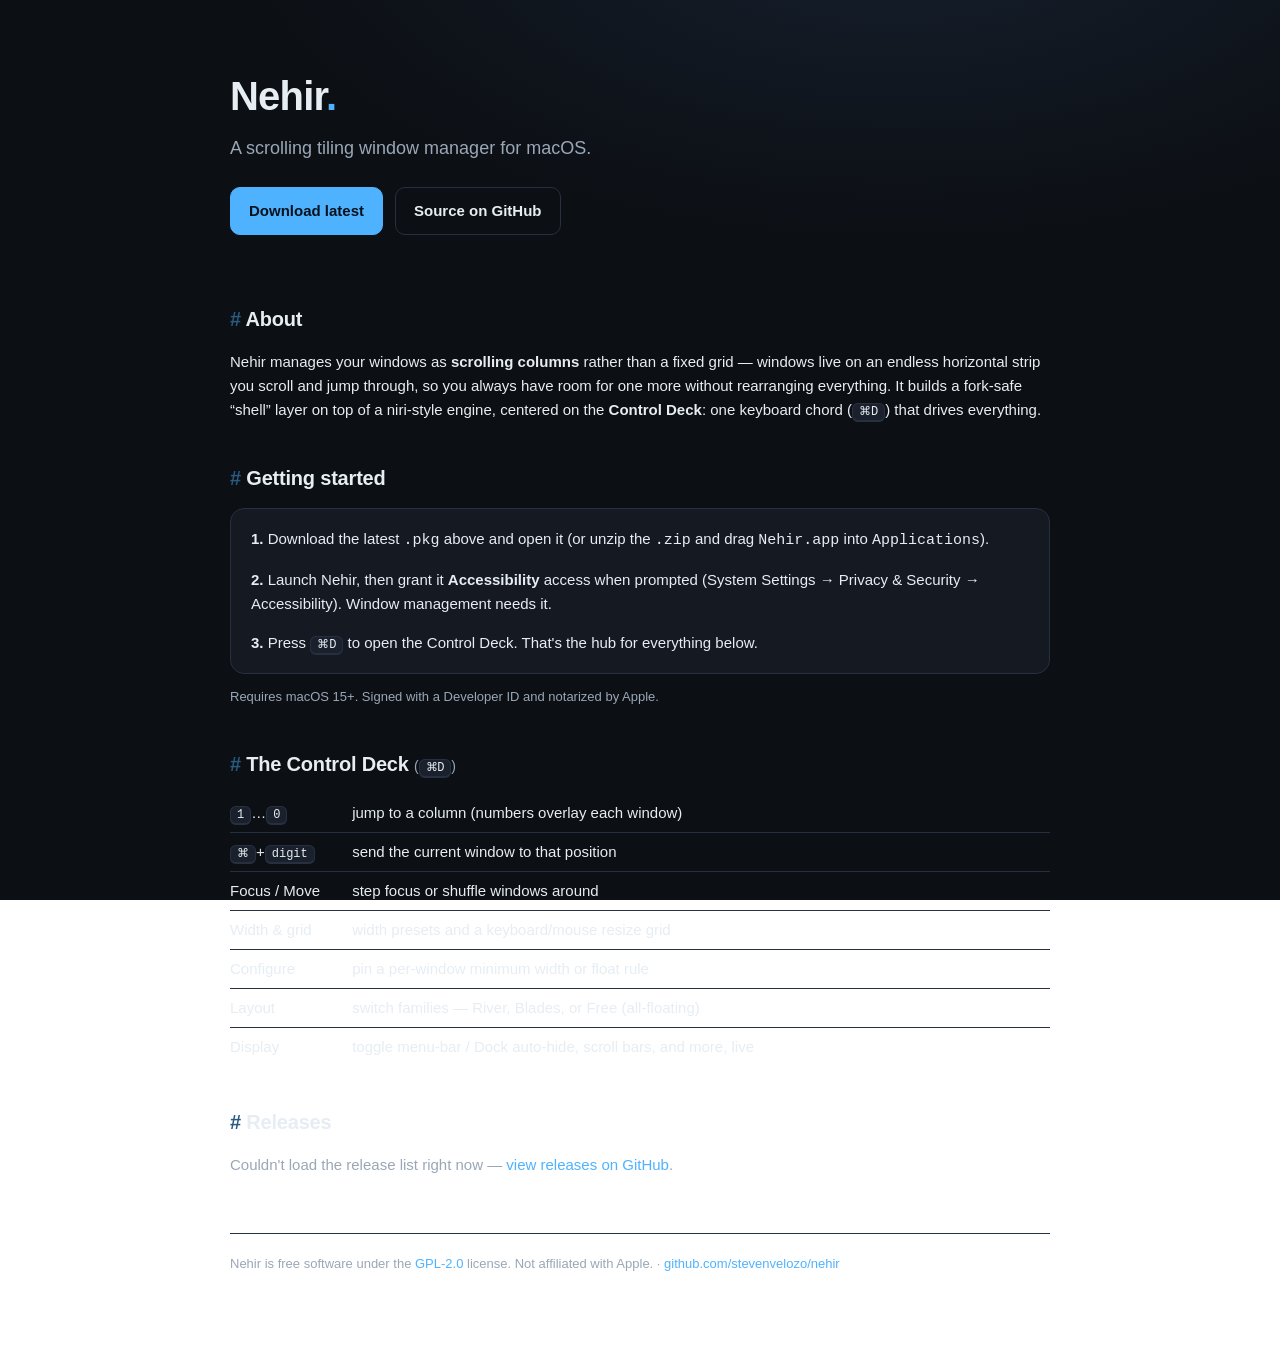
<file: docs/index.html>
<!DOCTYPE html>
<html lang="en">
<head>
<meta charset="utf-8">
<meta name="viewport" content="width=device-width, initial-scale=1">
<title>Nehir — a scrolling window manager for macOS</title>
<style>
  :root {
    --bg: #0c0f14;
    --panel: #141922;
    --panel-2: #1b212c;
    --border: #263041;
    --text: #e6edf3;
    --muted: #9aa7b6;
    --accent: #4fb2ff;
    --accent-dim: #295a80;
    --mono: ui-monospace, SFMono-Regular, "SF Mono", Menlo, Consolas, monospace;
  }
  * { box-sizing: border-box; }
  body {
    margin: 0;
    background: radial-gradient(1200px 600px at 70% -10%, #16202e 0%, var(--bg) 55%) fixed;
    color: var(--text);
    font: 15px/1.6 -apple-system, BlinkMacSystemFont, "Segoe UI", Roboto, Helvetica, Arial, sans-serif;
    -webkit-font-smoothing: antialiased;
  }
  a { color: var(--accent); text-decoration: none; }
  a:hover { text-decoration: underline; }
  .wrap { max-width: 860px; margin: 0 auto; padding: 0 20px 80px; }

  header { padding: 64px 0 28px; }
  .logo { font-size: 40px; font-weight: 800; letter-spacing: -0.02em; }
  .logo .dot { color: var(--accent); }
  .tag { color: var(--muted); font-size: 18px; margin-top: 6px; }
  .btnrow { margin-top: 24px; display: flex; gap: 12px; flex-wrap: wrap; align-items: center; }
  .btn {
    display: inline-block; padding: 11px 18px; border-radius: 10px;
    background: var(--accent); color: #05121d; font-weight: 700; border: 1px solid var(--accent);
  }
  .btn:hover { text-decoration: none; filter: brightness(1.08); }
  .btn.secondary { background: transparent; color: var(--text); border-color: var(--border); font-weight: 600; }
  .ver { color: var(--muted); font-size: 13px; font-family: var(--mono); }

  section { margin-top: 40px; }
  h2 { font-size: 20px; margin: 0 0 14px; letter-spacing: -0.01em; }
  h2 .hash { color: var(--accent-dim); }
  p { color: var(--text); }
  .muted { color: var(--muted); }

  .card { background: var(--panel); border: 1px solid var(--border); border-radius: 14px; padding: 18px 20px; }
  .grid { display: grid; grid-template-columns: 1fr 1fr; gap: 12px; }
  @media (max-width: 620px) { .grid { grid-template-columns: 1fr; } }
  kbd {
    font-family: var(--mono); font-size: 12px; background: var(--panel-2);
    border: 1px solid var(--border); border-bottom-width: 2px; border-radius: 6px;
    padding: 1px 6px; color: var(--text);
  }
  ul.feat { list-style: none; padding: 0; margin: 0; }
  ul.feat li { padding: 7px 0; border-bottom: 1px solid var(--border); }
  ul.feat li:last-child { border-bottom: 0; }
  ul.feat .k { display: inline-block; min-width: 118px; }

  /* Releases */
  #releases .rel { border: 1px solid var(--border); border-radius: 14px; background: var(--panel); padding: 18px 20px; margin-bottom: 14px; }
  .rel .rhead { display: flex; align-items: baseline; justify-content: space-between; gap: 12px; flex-wrap: wrap; }
  .rel .rname { font-size: 17px; font-weight: 700; }
  .rel .rdate { color: var(--muted); font-size: 13px; font-family: var(--mono); }
  .rel .badge { font-size: 11px; font-weight: 700; color: #05121d; background: var(--accent); border-radius: 999px; padding: 2px 9px; margin-left: 8px; vertical-align: middle; }
  .rel .notes { color: var(--muted); white-space: pre-wrap; margin: 12px 0 14px; font-size: 14px; }
  .assets { display: flex; gap: 10px; flex-wrap: wrap; }
  .assets a { font-family: var(--mono); font-size: 13px; background: var(--panel-2); border: 1px solid var(--border); border-radius: 8px; padding: 7px 12px; color: var(--text); }
  .assets a:hover { border-color: var(--accent-dim); text-decoration: none; }
  .loading, .error { color: var(--muted); }

  footer { margin-top: 56px; padding-top: 20px; border-top: 1px solid var(--border); color: var(--muted); font-size: 13px; }
</style>
</head>
<body>
<div class="wrap">

  <header>
    <div class="logo">Nehir<span class="dot">.</span></div>
    <div class="tag">A scrolling tiling window manager for macOS.</div>
    <div class="btnrow">
      <a class="btn" id="dl" href="https://github.com/stevenvelozo/nehir/releases/latest">Download latest</a>
      <a class="btn secondary" href="https://github.com/stevenvelozo/nehir">Source on GitHub</a>
      <span class="ver" id="latest-ver"></span>
    </div>
  </header>

  <section id="about">
    <h2><span class="hash">#</span> About</h2>
    <p>Nehir manages your windows as <strong>scrolling columns</strong> rather than a fixed grid —
    windows live on an endless horizontal strip you scroll and jump through, so you always have room
    for one more without rearranging everything. It builds a fork-safe “shell” layer on top of a
    niri-style engine, centered on the <strong>Control Deck</strong>: one keyboard chord
    (<kbd>⌘D</kbd>) that drives everything.</p>
  </section>

  <section id="start">
    <h2><span class="hash">#</span> Getting started</h2>
    <div class="card">
      <p style="margin-top:0"><strong>1.</strong> Download the latest <code>.pkg</code> above and open it
      (or unzip the <code>.zip</code> and drag <code>Nehir.app</code> into <code>Applications</code>).</p>
      <p><strong>2.</strong> Launch Nehir, then grant it <strong>Accessibility</strong> access when prompted
      (System Settings → Privacy &amp; Security → Accessibility). Window management needs it.</p>
      <p style="margin-bottom:0"><strong>3.</strong> Press <kbd>⌘D</kbd> to open the Control Deck. That's the
      hub for everything below.</p>
    </div>
    <p class="muted" style="font-size:13px">Requires macOS 15+. Signed with a Developer ID and notarized by Apple.</p>
  </section>

  <section id="deck">
    <h2><span class="hash">#</span> The Control Deck <span class="muted" style="font-weight:400;font-size:14px">(<kbd>⌘D</kbd>)</span></h2>
    <ul class="feat">
      <li><span class="k"><kbd>1</kbd>…<kbd>0</kbd></span> jump to a column (numbers overlay each window)</li>
      <li><span class="k"><kbd>⌘</kbd>+<kbd>digit</kbd></span> send the current window to that position</li>
      <li><span class="k">Focus / Move</span> step focus or shuffle windows around</li>
      <li><span class="k">Width &amp; grid</span> width presets and a keyboard/mouse resize grid</li>
      <li><span class="k">Configure</span> pin a per-window minimum width or float rule</li>
      <li><span class="k">Layout</span> switch families — River, Blades, or Free (all-floating)</li>
      <li><span class="k">Display</span> toggle menu-bar / Dock auto-hide, scroll bars, and more, live</li>
    </ul>
  </section>

  <section id="releases">
    <h2><span class="hash">#</span> Releases</h2>
    <div id="rel-list"><p class="loading">Loading releases…</p></div>
  </section>

  <footer>
    Nehir is free software under the <a href="https://github.com/stevenvelozo/nehir/blob/main/LICENSE">GPL-2.0</a> license.
    Not affiliated with Apple. · <a href="https://github.com/stevenvelozo/nehir">github.com/stevenvelozo/nehir</a>
  </footer>

</div>

<script>
(function () {
  var REPO = "stevenvelozo/nehir";
  var list = document.getElementById("rel-list");

  function fmtDate(iso) {
    try { return new Date(iso).toLocaleDateString(undefined, { year: "numeric", month: "short", day: "numeric" }); }
    catch (e) { return iso || ""; }
  }
  function esc(s) { var d = document.createElement("div"); d.textContent = s == null ? "" : s; return d.innerHTML; }

  function assetLinks(assets) {
    if (!assets || !assets.length) return "";
    return '<div class="assets">' + assets.map(function (a) {
      var mb = a.size ? " (" + (a.size / 1048576).toFixed(1) + " MB)" : "";
      return '<a href="' + esc(a.browser_download_url) + '">↓ ' + esc(a.name) + mb + "</a>";
    }).join("") + "</div>";
  }

  function render(releases) {
    releases = (releases || []).filter(function (r) { return !r.draft; });
    if (!releases.length) { list.innerHTML = '<p class="muted">No releases yet.</p>'; return; }

    // Wire the hero button to the newest .pkg (fallback keeps /releases/latest).
    var newest = releases[0];
    var verEl = document.getElementById("latest-ver");
    if (verEl) verEl.textContent = newest.tag_name + " · " + fmtDate(newest.published_at);
    var pkg = (newest.assets || []).filter(function (a) { return /\.pkg$/i.test(a.name); })[0];
    if (pkg) document.getElementById("dl").setAttribute("href", pkg.browser_download_url);

    list.innerHTML = releases.map(function (r, i) {
      var name = r.name && r.name.trim() ? r.name : r.tag_name;
      var latest = i === 0 ? '<span class="badge">latest</span>' : "";
      var notes = r.body && r.body.trim() ? '<div class="notes">' + esc(r.body.trim()) + "</div>" : "";
      return '<div class="rel">' +
        '<div class="rhead"><div class="rname">' + esc(name) + latest + "</div>" +
        '<div class="rdate">' + fmtDate(r.published_at) + "</div></div>" +
        notes + assetLinks(r.assets) + "</div>";
    }).join("");
  }

  fetch("https://api.github.com/repos/" + REPO + "/releases")
    .then(function (r) { if (!r.ok) throw new Error(r.status); return r.json(); })
    .then(render)
    .catch(function () {
      list.innerHTML = '<p class="error">Couldn\'t load the release list right now — ' +
        '<a href="https://github.com/' + REPO + '/releases">view releases on GitHub</a>.</p>';
    });
})();
</script>
</body>
</html>
</file>
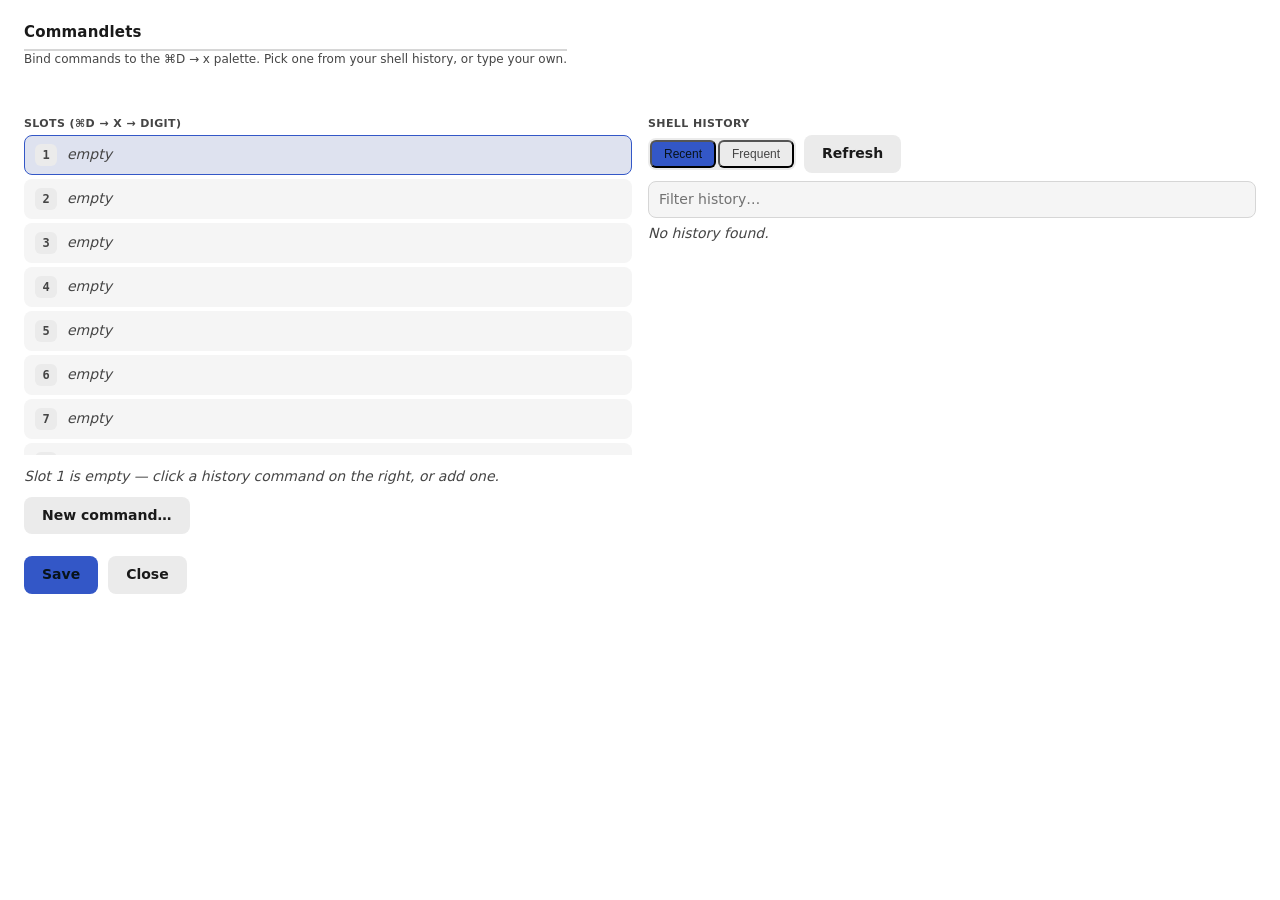
<file: Sources/NehirShell/Resources/commandlets.html>
<!DOCTYPE html>
<html lang="en">
<head>
<meta charset="utf-8">
<meta name="viewport" content="width=device-width, initial-scale=1">
<title>Nehir Commandlets</title>
<link rel="stylesheet" href="./overlay-base.css">
<!-- Pict injects every view/section's CSS cascade here (Pict-CSS.js '#PICT-CSS'). -->
<style id="PICT-CSS"></style>
<script src="./pict.min.js"></script>
<script src="./pict-section-theme.min.js"></script>
<script src="./pict-section-modal.min.js"></script>
<style>
  .cm-slotname { flex: 1 1 auto; overflow: hidden; text-overflow: ellipsis; white-space: nowrap; }
  .cm-empty { color: var(--nehir-text-dim); font-style: italic; }
  .cm-editor { margin-top: 12px; }
  .cm-editor textarea { min-height: 54px; font-family: var(--nehir-mono); font-size: 12px; resize: vertical; }
  .cm-cwdrow { display: flex; gap: 8px; align-items: center; }
  .cm-cwdrow input { flex: 1; }
  .cm-toolbar { display: flex; gap: 8px; align-items: center; }
  .cm-count { color: var(--nehir-text-dim); font-size: 11px; }
</style>
</head>
<body class="pict-modal-root">
<div class="nehir-header">
  <div>
    <h1>Commandlets</h1>
    <div class="nehir-subtitle">Bind commands to the ⌘D → x palette. Pick one from your shell history, or type your own.</div>
  </div>
</div>

<div class="nehir-split">
  <div>
    <label>Slots (⌘D → x → digit)</label>
    <div id="cm-slots" class="nehir-list"></div>
    <div id="cm-editor" class="cm-editor"></div>
  </div>
  <div>
    <label>Shell history</label>
    <div class="cm-toolbar" style="margin-bottom: 8px;">
      <div class="nehir-seg">
        <button id="cm-order-recent" class="active" onclick="NehirCM.setOrder('recent')">Recent</button>
        <button id="cm-order-frequent" onclick="NehirCM.setOrder('frequent')">Frequent</button>
      </div>
      <button class="nehir-btn secondary" onclick="NehirCM.refresh()">Refresh</button>
    </div>
    <input type="text" placeholder="Filter history…" oninput="NehirCM.setFilter(this.value)">
    <div id="cm-history" class="nehir-list" style="margin-top: 6px; max-height: 360px;"></div>
  </div>
</div>

<div class="nehir-actions">
  <button class="nehir-btn" onclick="NehirCM.save()">Save</button>
  <button class="nehir-btn secondary" onclick="NehirCM.close()">Close</button>
</div>

<script>
function cmBridge(pAction, pExtra)
{
  if (window.webkit && window.webkit.messageHandlers && window.webkit.messageHandlers.nehir)
  {
    var tmpMessage = { action: pAction };
    if (pExtra) { for (var tmpKey in pExtra) { tmpMessage[tmpKey] = pExtra[tmpKey]; } }
    window.webkit.messageHandlers.nehir.postMessage(tmpMessage);
  }
}
function cmEsc(pValue)
{
  return String(pValue == null ? '' : pValue)
    .replace(/&/g, '&amp;').replace(/</g, '&lt;').replace(/>/g, '&gt;').replace(/"/g, '&quot;');
}

// ---------------------------------------------------------------------------
// The manager's state + rendering. A bespoke two-pane tool (slots | history)
// styled by overlay-base.css; the host (Swift) provides the store, the shell
// history, and the terminal's live cwd through the bridge.
// ---------------------------------------------------------------------------
var NehirCM =
{
  commandlets: [],   // [{ id, name, interpreter, body, cwd, pinnedCwd, slot }]
  history: [],       // [{ command, count, lastUsed }]
  historyView: [],
  order: 'recent',
  filter: '',
  selected: 1,
  terminalCwd: ''
};

NehirCM.slotFor = function (pSlot)
{
  return this.commandlets.filter(function (c) { return c.slot === pSlot; })[0] || null;
};

NehirCM.renderSlots = function ()
{
  var tmpHTML = '';
  for (var tmpSlot = 1; tmpSlot <= 9; tmpSlot++)
  {
    var tmpCommandlet = this.slotFor(tmpSlot);
    var tmpSelected = (tmpSlot === this.selected) ? ' selected' : '';
    var tmpName = tmpCommandlet
      ? cmEsc(tmpCommandlet.name || tmpCommandlet.body)
      : '<span class="cm-empty">empty</span>';
    tmpHTML += '<div class="nehir-row' + tmpSelected + '" onclick="NehirCM.select(' + tmpSlot + ')">'
      + '<span class="nehir-slot-key">' + tmpSlot + '</span>'
      + '<span class="cm-slotname">' + tmpName + '</span>'
      + '</div>';
  }
  document.getElementById('cm-slots').innerHTML = tmpHTML;
};

NehirCM.select = function (pSlot)
{
  this.selected = pSlot;
  this.renderSlots();
  this.renderEditor();
};

NehirCM.renderEditor = function ()
{
  var tmpCommandlet = this.slotFor(this.selected);
  var tmpElement = document.getElementById('cm-editor');
  if (!tmpCommandlet)
  {
    tmpElement.innerHTML =
      '<div class="cm-empty">Slot ' + this.selected + ' is empty — click a history command on the right, or add one.</div>'
      + '<div style="margin-top: 10px;"><button class="nehir-btn secondary" onclick="NehirCM.assign(\'\')">New command…</button></div>';
    return;
  }
  var tmpPinned = !!tmpCommandlet.pinnedCwd;
  tmpElement.innerHTML =
    '<label>Name</label>'
    + '<input type="text" value="' + cmEsc(tmpCommandlet.name) + '" oninput="NehirCM.edit(\'name\', this.value)">'
    + '<label>Command</label>'
    + '<textarea oninput="NehirCM.edit(\'body\', this.value)">' + cmEsc(tmpCommandlet.body) + '</textarea>'
    + '<label>Run in</label>'
    + '<div class="nehir-seg" style="margin-bottom: 6px;">'
    +   '<button class="' + (tmpPinned ? 'active' : '') + '" onclick="NehirCM.setPinned(true)">This folder</button>'
    +   '<button class="' + (!tmpPinned ? 'active' : '') + '" onclick="NehirCM.setPinned(false)">Wherever the terminal is</button>'
    + '</div>'
    + (tmpPinned
        ? '<div class="cm-cwdrow"><input type="text" value="' + cmEsc(tmpCommandlet.cwd || '') + '" oninput="NehirCM.edit(\'cwd\', this.value)" placeholder="~/Code/your-repo">'
          + '<button class="nehir-btn secondary" onclick="NehirCM.useTerminalCwd()">Use terminal</button></div>'
        : '')
    + '<div style="margin-top: 12px;"><button class="nehir-btn danger" onclick="NehirCM.clear()">Clear slot</button></div>';
};

NehirCM.edit = function (pField, pValue)
{
  var tmpCommandlet = this.slotFor(this.selected);
  if (!tmpCommandlet) { return; }
  tmpCommandlet[pField] = pValue;
  if (pField === 'name' || pField === 'body') { this.renderSlots(); }
};

NehirCM.setPinned = function (pPinned)
{
  var tmpCommandlet = this.slotFor(this.selected);
  if (tmpCommandlet) { tmpCommandlet.pinnedCwd = pPinned; this.renderEditor(); }
};

NehirCM.useTerminalCwd = function ()
{
  var tmpCommandlet = this.slotFor(this.selected);
  if (tmpCommandlet) { tmpCommandlet.cwd = this.terminalCwd || tmpCommandlet.cwd; this.renderEditor(); }
};

NehirCM.clear = function ()
{
  this.commandlets = this.commandlets.filter(function (c) { return c.slot !== NehirCM.selected; });
  this.renderSlots();
  this.renderEditor();
};

// Assign a command (from history or blank) to the selected slot, defaulting the pinned
// folder to the terminal's live cwd.
NehirCM.assign = function (pCommand)
{
  var tmpExisting = this.slotFor(this.selected);
  if (tmpExisting)
  {
    tmpExisting.body = pCommand;
    tmpExisting.name = pCommand;
  }
  else
  {
    this.commandlets.push({
      id: 'slot' + this.selected + '-' + this.commandlets.length,
      name: pCommand, interpreter: 'argv', body: pCommand,
      cwd: this.terminalCwd || '', pinnedCwd: !!this.terminalCwd,
      slot: this.selected
    });
  }
  this.renderSlots();
  this.renderEditor();
};

// ---- History picker ----
NehirCM.setOrder = function (pOrder)
{
  this.order = pOrder;
  document.getElementById('cm-order-recent').classList.toggle('active', pOrder === 'recent');
  document.getElementById('cm-order-frequent').classList.toggle('active', pOrder === 'frequent');
  this.renderHistory();
};

NehirCM.setFilter = function (pValue)
{
  this.filter = (pValue || '').toLowerCase();
  this.renderHistory();
};

NehirCM.refresh = function () { cmBridge('historyRefresh'); };

NehirCM.renderHistory = function ()
{
  var tmpItems = this.history.slice();
  if (this.filter)
  {
    tmpItems = tmpItems.filter(function (h) { return h.command.toLowerCase().indexOf(NehirCM.filter) >= 0; });
  }
  if (this.order === 'frequent')
  {
    tmpItems.sort(function (a, b) { return (b.count || 0) - (a.count || 0); });
  }
  tmpItems = tmpItems.slice(0, 300);
  this.historyView = tmpItems;

  var tmpHTML = '';
  tmpItems.forEach(function (h, i)
  {
    var tmpMeta = (NehirCM.order === 'frequent') ? ('×' + (h.count || 1)) : '';
    tmpHTML += '<div class="nehir-row" onclick="NehirCM.pickHistory(' + i + ')">'
      + '<span class="mono cm-slotname">' + cmEsc(h.command) + '</span>'
      + (tmpMeta ? '<span class="dim cm-count">' + tmpMeta + '</span>' : '')
      + '</div>';
  });
  document.getElementById('cm-history').innerHTML = tmpHTML || '<div class="cm-empty">No history found.</div>';
};

NehirCM.pickHistory = function (pIndex)
{
  var tmpEntry = this.historyView[pIndex];
  if (tmpEntry) { this.assign(tmpEntry.command); }
};

// ---- Persist / close ----
NehirCM.save = function ()
{
  cmBridge('commandletsSet', { commandlets: this.commandlets });
  try
  {
    var tmpModal = _Pict && _Pict.views && _Pict.views['Pict-Section-Modal'];
    if (tmpModal && typeof tmpModal.toast === 'function') { tmpModal.toast('Commandlets saved', { type: 'success' }); }
  }
  catch (pError) { /* toast is best-effort */ }
};
NehirCM.close = function () { cmBridge('overlayClose'); };

// ---- Host bridge receivers ----
window.applyHostCommandlets = function (pList) { NehirCM.commandlets = pList || []; NehirCM.renderSlots(); NehirCM.renderEditor(); };
window.applyHostHistory = function (pList) { NehirCM.history = pList || []; NehirCM.renderHistory(); };
window.applyHostTerminalCwd = function (pCwd) { NehirCM.terminalCwd = pCwd || ''; };
window.applyHostThemeHash = function (pHash)
{
  try
  {
    var tmpProvider = _Pict && _Pict.providers && _Pict.providers.Theme;
    if (tmpProvider && pHash && typeof tmpProvider.applyTheme === 'function') { tmpProvider.applyTheme(pHash); }
  }
  catch (pError) { /* ignore */ }
};

// ---------------------------------------------------------------------------
// A minimal pict app, only to bring in the theme provider (so overlay-base.css's
// --theme-color-* resolve) — the manager UI itself is the vanilla NehirCM above.
// ---------------------------------------------------------------------------
window.NehirCommandletsApp = class extends Pict.PictApplicationClass
{
  onAfterInitializeAsync(fCallback)
  {
    try
    {
      if (window.PictSectionModal && !this.pict.views['Pict-Section-Modal'])
      {
        this.pict.addView('Pict-Section-Modal', window.PictSectionModal.default_configuration, window.PictSectionModal);
      }
      if (window.PictSectionTheme && !this.pict.providers.Theme)
      {
        this.pict.addProvider('Theme-Section', { Persistence: false }, window.PictSectionTheme);
      }
      if (this.pict.CSSMap && typeof this.pict.CSSMap.injectCSS === 'function') { this.pict.CSSMap.injectCSS(true); }
    }
    catch (pError) { /* theme is best-effort */ }

    NehirCM.renderSlots();
    NehirCM.renderEditor();
    NehirCM.renderHistory();
    cmBridge('themeGet');
    cmBridge('commandletsGet');
    cmBridge('historyGet');
    cmBridge('terminalCwdGet');

    return super.onAfterInitializeAsync ? super.onAfterInitializeAsync(fCallback) : fCallback();
  }
};
window.NehirCommandletsApp.default_configuration =
{
  Product: "NehirCommandlets",
  pict_configuration: { Product: "NehirCommandlets" }
};

Pict.safeOnDocumentReady(function ()
{
  try { Pict.safeLoadPictApplication(window.NehirCommandletsApp, 1); }
  catch (pError) { /* ignore */ }
});
</script>
</body>
</html>
</file>
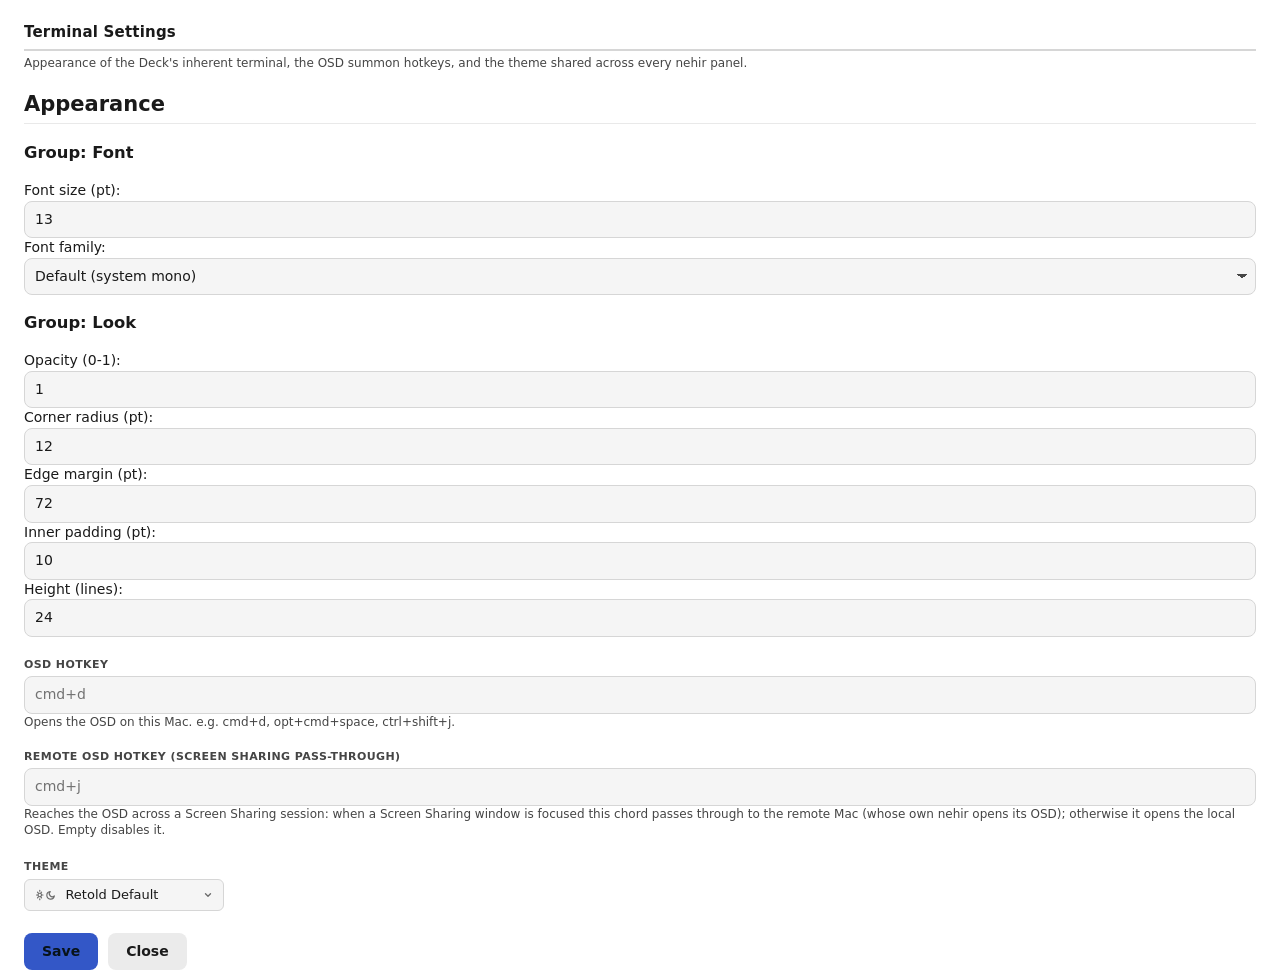
<file: Sources/NehirShell/Resources/settings.html>
<!DOCTYPE html>
<html lang="en">
<head>
<meta charset="utf-8">
<meta name="viewport" content="width=device-width, initial-scale=1">
<title>Nehir Terminal Settings</title>
<link rel="stylesheet" href="./overlay-base.css">
<!-- Pict injects every view/section's CSS cascade (form, theme picker, modal dropdown)
     into this element (Pict-CSS.js CSSElementAddress '#PICT-CSS'). Without it, none of
     pict's own styling reaches the DOM. -->
<style id="PICT-CSS"></style>
<script src="./pict.min.js"></script>
<script src="./pict-section-form.min.js"></script>
<script src="./pict-section-theme.min.js"></script>
<script src="./pict-section-modal.min.js"></script>
</head>
<body class="pict-modal-root">
<h1>Terminal Settings</h1>
<div class="nehir-subtitle">Appearance of the Deck's inherent terminal, the OSD summon hotkeys, and the theme shared across every nehir panel.</div>

<div id="Pict-Form-Container"></div>

<label style="margin-top: 20px;">OSD hotkey</label>
<input id="nehir-deck-hotkey" type="text" spellcheck="false" autocomplete="off" autocapitalize="off" placeholder="cmd+d">
<div class="nehir-subtitle">Opens the OSD on this Mac. e.g. cmd+d, opt+cmd+space, ctrl+shift+j.</div>

<label style="margin-top: 12px;">Remote OSD hotkey (Screen Sharing pass-through)</label>
<input id="nehir-deck-remote-hotkey" type="text" spellcheck="false" autocomplete="off" autocapitalize="off" placeholder="cmd+j">
<div class="nehir-subtitle">Reaches the OSD across a Screen Sharing session: when a Screen Sharing window is focused this chord passes through to the remote Mac (whose own nehir opens its OSD); otherwise it opens the local OSD. Empty disables it.</div>

<label style="margin-top: 20px;">Theme</label>
<div id="Theme-Picker"></div>
<div class="nehir-actions">
  <button class="nehir-btn" onclick="_Pict.PictApplication.saveSettings()">Save</button>
  <button class="nehir-btn secondary" onclick="_Pict.PictApplication.closeSettings()">Close</button>
</div>

<script>
// ---- Form manifest (Manyfest/pict-section-form): describes the fields ----
var NEHIR_TERMINAL_MANIFEST =
{
  "Scope": "NehirTerminal",
  "Sections":
  [
    {
      "Hash": "Appearance",
      "Name": "Appearance",
      "Groups":
      [
        { "Hash": "Font", "Name": "Font" },
        { "Hash": "Look", "Name": "Look" }
      ]
    }
  ],
  "Descriptors":
  {
    "Terminal.fontSize":     { "Name": "Font size (pt)",   "Hash": "fontSize",     "DataType": "Number", "PictForm": { "Section": "Appearance", "Group": "Font", "Row": 1, "Width": 6, "InputType": "Number" } },
    "Terminal.fontFamily":   { "Name": "Font family",      "Hash": "fontFamily",   "DataType": "String", "PictForm": { "Section": "Appearance", "Group": "Font", "Row": 2, "Width": 12, "InputType": "Option", "SelectOptions": [ { "id": "", "text": "Default (system mono)" } ] } },
    "Terminal.opacity":      { "Name": "Opacity (0-1)",    "Hash": "opacity",      "DataType": "Number", "PictForm": { "Section": "Appearance", "Group": "Look", "Row": 1, "Width": 6, "InputType": "Number" } },
    "Terminal.cornerRadius": { "Name": "Corner radius (pt)","Hash": "cornerRadius", "DataType": "Number", "PictForm": { "Section": "Appearance", "Group": "Look", "Row": 1, "Width": 6, "InputType": "Number" } },
    "Terminal.margin":       { "Name": "Edge margin (pt)", "Hash": "margin",       "DataType": "Number", "PictForm": { "Section": "Appearance", "Group": "Look", "Row": 2, "Width": 6, "InputType": "Number" } },
    "Terminal.padding":      { "Name": "Inner padding (pt)","Hash": "padding",      "DataType": "Number", "PictForm": { "Section": "Appearance", "Group": "Look", "Row": 3, "Width": 6, "InputType": "Number" } },
    "Terminal.rows":         { "Name": "Height (lines)",    "Hash": "rows",         "DataType": "Number", "PictForm": { "Section": "Appearance", "Group": "Look", "Row": 4, "Width": 6, "InputType": "Number" } }
  }
};

// Current values are injected by the host (nehir) before load; fall back to defaults.
var NEHIR_TERMINAL_DEFAULTS = { fontSize: 13, fontFamily: "", opacity: 1.0, cornerRadius: 12, margin: 72, padding: 10, rows: 24 };

function nehirDebug(pMessage)
{
  try { console.log('[nehir-settings] ' + pMessage); } catch (pError) { /* ignore */ }
}

// The settings application extends the section's PictFormApplication.
window.NehirTerminalSettings = class extends PictSectionForm.PictFormApplication
{
  onBeforeInitializeAsync(fCallback)
  {
    var current = window.__nehirTerminalSettings || NEHIR_TERMINAL_DEFAULTS;
    this.pict.AppData.Terminal = Object.assign({}, NEHIR_TERMINAL_DEFAULTS, current);
    nehirDebug('seeded AppData.Terminal = ' + JSON.stringify(this.pict.AppData.Terminal));
    return super.onBeforeInitializeAsync ? super.onBeforeInitializeAsync(fCallback) : fCallback();
  }

  onAfterInitializeAsync(fCallback)
  {
    // AutoRender does not fire through safeLoadPictApplication, so render the form now.
    if (this.pict.views.PictFormMetacontroller) { this.pict.views.PictFormMetacontroller.render(); }
    nehirDebug('form rendered');
    this.wireThemeSection();
    // Ask the host for installed fonts, the live terminal config, and the persisted active
    // theme hash (applied via pict's provider, which the wiring above put in place).
    if (window.webkit && window.webkit.messageHandlers && window.webkit.messageHandlers.nehir)
    {
      var bridge = window.webkit.messageHandlers.nehir;
      bridge.postMessage({ action: 'fontsGet' });
      bridge.postMessage({ action: 'settingsGet' });
      bridge.postMessage({ action: 'hotkeysGet' });
      bridge.postMessage({ action: 'themeGet' });
    }
    return super.onAfterInitializeAsync ? super.onAfterInitializeAsync(fCallback) : fCallback();
  }

  // Wire pict's theme system (pict-section-theme): the Theme provider, its 44-theme
  // catalog, and the Theme-Picker view. Persistence is off — nehir (Swift) owns the active
  // theme so it is shared across every overlay and survives restarts; a user pick posts the
  // chosen hash back through the bridge.
  wireThemeSection()
  {
    try
    {
      if (!window.PictSectionTheme) { nehirDebug('pict-section-theme bundle missing'); return; }
      // The theme picker opens its dropdown through pict-section-modal — register it first.
      if (window.PictSectionModal && !this.pict.views['Pict-Section-Modal'])
      {
        this.pict.addView('Pict-Section-Modal', window.PictSectionModal.default_configuration, window.PictSectionModal);
      }
      if (!this.pict.providers.Theme)
      {
        this.pict.addProvider('Theme-Section', { Persistence: false }, window.PictSectionTheme);
      }
      var provider = this.pict.providers.Theme;
      if (provider && typeof provider.onApply === 'function')
      {
        provider.onApply(function (pBundle)
        {
          // A host-driven apply (Swift broadcast / initial load) must not echo back, or the
          // picker↔Swift round-trip ping-pongs forever. Only user picks post themeSet.
          if (window._nehirApplyingHostTheme) { return; }
          var hash = pBundle && (pBundle.Hash || pBundle.hash);
          if (hash && window.webkit && window.webkit.messageHandlers && window.webkit.messageHandlers.nehir)
          {
            window.webkit.messageHandlers.nehir.postMessage({ action: 'themeSet', id: hash });
          }
        });
      }
      if (this.pict.views['Theme-Picker']) { this.pict.views['Theme-Picker'].render(); }
      // The modal carries the dropdown popover's CSS but never renders itself
      // (Renderables: []), so nothing triggers a cascade injection after it registers.
      // Force the whole registered CSS cascade into the DOM now, or the theme menu shows
      // unstyled and unpositioned (dumped at the page bottom).
      if (this.pict.CSSMap && typeof this.pict.CSSMap.injectCSS === 'function')
      {
        this.pict.CSSMap.injectCSS(true);
      }
      nehirDebug('theme section wired');
    }
    catch (pError) { nehirDebug('wireThemeSection error: ' + pError); }
  }

  // Pull the current form values out of the rendered inputs into AppData, coerced
  // to the types the host expects (numbers for size/opacity/radius).
  collectValues()
  {
    var metacontroller = this.pict.views.PictFormMetacontroller;
    if (metacontroller && typeof metacontroller.marshalFromView === 'function')
    {
      try { metacontroller.marshalFromView(); } catch (pError) { nehirDebug('marshalFromView error: ' + pError); }
    }
    var raw = this.pict.AppData.Terminal || {};
    function num(pValue, pFallback) { var n = parseFloat(pValue); return isFinite(n) ? n : pFallback; }
    return {
      fontSize:     num(raw.fontSize, NEHIR_TERMINAL_DEFAULTS.fontSize),
      fontFamily:   String(raw.fontFamily == null ? '' : raw.fontFamily),
      opacity:      num(raw.opacity, NEHIR_TERMINAL_DEFAULTS.opacity),
      cornerRadius: num(raw.cornerRadius, NEHIR_TERMINAL_DEFAULTS.cornerRadius),
      margin:       num(raw.margin, NEHIR_TERMINAL_DEFAULTS.margin),
      padding:      num(raw.padding, NEHIR_TERMINAL_DEFAULTS.padding),
      rows:         num(raw.rows, NEHIR_TERMINAL_DEFAULTS.rows)
    };
  }

  closeSettings()
  {
    if (window.webkit && window.webkit.messageHandlers && window.webkit.messageHandlers.nehir)
    {
      window.webkit.messageHandlers.nehir.postMessage({ action: 'overlayClose' });
    }
  }

  saveSettings()
  {
    var values = this.collectValues();
    // The two summon chords are plain inputs (not part of the pict form), read straight here.
    function hk(pId) { var el = document.getElementById(pId); return el ? String(el.value || '').trim() : ''; }
    var hotkeys = { primary: hk('nehir-deck-hotkey'), remote: hk('nehir-deck-remote-hotkey') };
    // In nehir this posts to the Swift bridge; in the browser harness we just log.
    if (window.webkit && window.webkit.messageHandlers && window.webkit.messageHandlers.nehir)
    {
      window.webkit.messageHandlers.nehir.postMessage({ action: 'settingsSet', section: 'terminal', values: values });
      // Only persist the chords once the host populated them; otherwise a Save during the load
      // race would post empty strings and wipe the summon hotkeys.
      if (window._nehirHotkeysLoaded)
      {
        window.webkit.messageHandlers.nehir.postMessage({ action: 'hotkeysSet', primary: hotkeys.primary, remote: hotkeys.remote });
      }
    }
    else
    {
      nehirDebug('SAVE (browser harness) → ' + JSON.stringify(values) + ' hotkeys ' + JSON.stringify(hotkeys));
    }
  }
};

window.NehirTerminalSettings.default_configuration =
{
  Product: "NehirTerminalSettings",
  pict_configuration:
  {
    Product: "NehirTerminalSettings",
    DefaultFormManifest: NEHIR_TERMINAL_MANIFEST
  }
};

// The host (nehir) calls this with the installed monospaced font families, so the
// dropdown reflects what's actually available on this machine.
window.applyHostFonts = function(fonts)
{
  try
  {
    var select = document.querySelector('#Pict-Form-Container select');
    if (!select) { return; }
    var current = ((_Pict.PictApplication.pict.AppData.Terminal) || {}).fontFamily || select.value || "";
    var html = '<option value="">Default (system mono)</option>';
    (fonts || []).forEach(function(pFont)
    {
      var safe = String(pFont).replace(/</g, '&lt;').replace(/"/g, '&quot;');
      html += '<option value="' + safe + '">' + safe + '</option>';
    });
    select.innerHTML = html;
    select.value = current;
    nehirDebug('applied ' + (fonts ? fonts.length : 0) + ' host fonts');
  }
  catch (pError) { nehirDebug('applyHostFonts error: ' + pError); }
};

// The host (nehir) calls this to push the live config into the rendered form.
window.applyHostSettings = function(values)
{
  try
  {
    var app = _Pict.PictApplication;
    app.pict.AppData.Terminal = Object.assign({}, NEHIR_TERMINAL_DEFAULTS, values || {});
    var metacontroller = app.pict.views.PictFormMetacontroller;
    if (metacontroller && typeof metacontroller.marshalToView === 'function') { metacontroller.marshalToView(); }
    nehirDebug('applied host settings ' + JSON.stringify(app.pict.AppData.Terminal));
  }
  catch (pError) { nehirDebug('applyHostSettings error: ' + pError); }
};

// The host (nehir) calls this to push the live summon chords into the two hotkey inputs.
window.applyHostHotkeys = function(values)
{
  try
  {
    var v = values || {};
    var primary = document.getElementById('nehir-deck-hotkey');
    var remote = document.getElementById('nehir-deck-remote-hotkey');
    if (primary) { primary.value = (v.primary == null ? '' : v.primary); }
    if (remote) { remote.value = (v.remote == null ? '' : v.remote); }
    // Mark the chords as populated so a Save can't post empty strings (which would disable the
    // remote tap and reset the primary) during the async hotkeysGet round-trip.
    window._nehirHotkeysLoaded = true;
    nehirDebug('applied host hotkeys ' + JSON.stringify(v));
  }
  catch (pError) { nehirDebug('applyHostHotkeys error: ' + pError); }
};

// --- Theme bridge ---
// The host sends the persisted active theme hash; apply it through pict's provider so
// every overlay converges on one theme and it survives restarts. overlay-base.css reads
// the --theme-color-* variables the provider injects.
window.applyHostThemeHash = function(pHash)
{
  try
  {
    var provider = _Pict && _Pict.providers && _Pict.providers.Theme;
    if (provider && pHash && typeof provider.applyTheme === 'function')
    {
      // Flag the apply as host-driven so the onApply listener above does NOT post it back
      // to Swift — otherwise the picker↔Swift round-trip ping-pongs on every load/switch.
      window._nehirApplyingHostTheme = true;
      provider.applyTheme(pHash);
      window._nehirApplyingHostTheme = false;
    }
  }
  catch (pError) { window._nehirApplyingHostTheme = false; nehirDebug('applyHostThemeHash error: ' + pError); }
};

Pict.safeOnDocumentReady(function()
{
  try
  {
    Pict.safeLoadPictApplication(window.NehirTerminalSettings, 1);
  }
  catch (pError)
  {
    nehirDebug('bootstrap error: ' + (pError && pError.stack ? pError.stack : pError));
  }
});
</script>
</body>
</html>
</file>
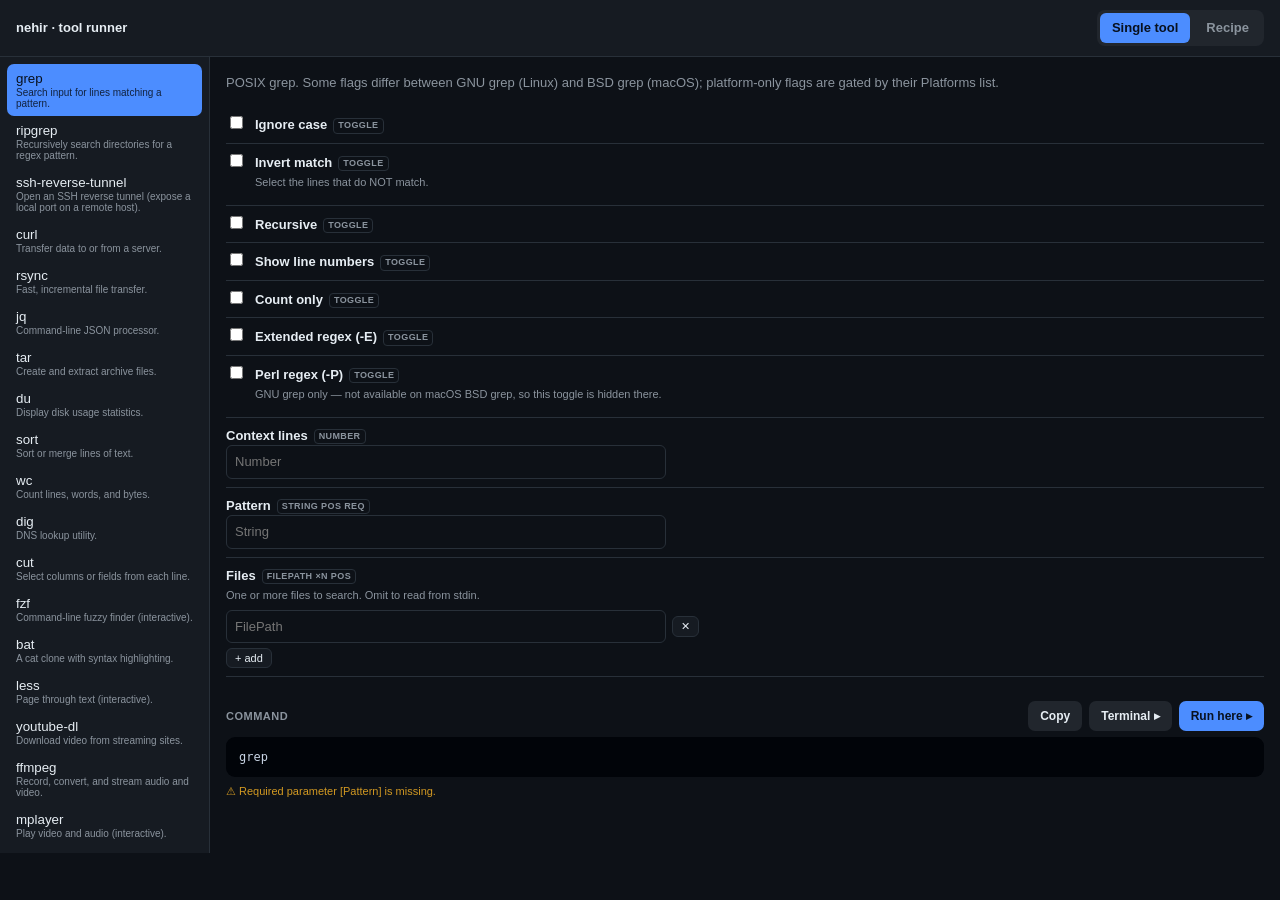
<file: Sources/NehirShell/Resources/tool-runner.html>
<!DOCTYPE html>
<html lang="en">
<head>
<meta charset="utf-8" />
<meta name="viewport" content="width=device-width, initial-scale=1" />
<title>nehir · tool runner</title>
<script src="retold-tool-manager.min.js"></script>
<style>
	:root {
		--bg: #0d1117; --panel: #161b22; --ink: #e6edf3; --muted: #8b949e;
		--line: #283039; --accent: #4c8dff; --accent-ink: #08111f;
		--chip: #21262d; --code-bg: #010409; --code-ink: #c9d5e5;
		--good: #3fb950; --warn: #d29922;
	}
	* { box-sizing: border-box; }
	html, body { height: 100%; }
	body { margin: 0; font: 13px/1.5 -apple-system, BlinkMacSystemFont, "SF Pro Text", sans-serif; background: var(--bg); color: var(--ink); }
	header { padding: 10px 16px; border-bottom: 1px solid var(--line); background: var(--panel); display: flex; align-items: center; gap: 12px; }
	header h1 { margin: 0; font-size: 13px; font-weight: 650; }
	.modes { margin-left: auto; display: flex; gap: 4px; background: var(--chip); padding: 3px; border-radius: 8px; }
	.modes button { border: 0; background: transparent; color: var(--muted); padding: 5px 12px; border-radius: 6px; cursor: pointer; font: inherit; font-weight: 600; }
	.modes button.active { background: var(--accent); color: var(--accent-ink); }
	.layout { display: grid; grid-template-columns: 210px 1fr; height: calc(100% - 42px); }
	.rail { border-right: 1px solid var(--line); background: var(--panel); padding: 7px; overflow-y: auto; }
	.rail button { display: block; width: 100%; text-align: left; border: 0; background: transparent; color: var(--ink); padding: 7px 9px; border-radius: 7px; cursor: pointer; }
	.rail button:hover { background: var(--chip); }
	.rail button.active { background: var(--accent); color: var(--accent-ink); }
	.rail button .sub { display: block; font-size: 10px; color: var(--muted); margin-top: 1px; }
	.rail button.active .sub { color: var(--accent-ink); opacity: 0.85; }
	main { padding: 16px; overflow-y: auto; }
	.tool-summary { color: var(--muted); margin: 0 0 14px; }
	.param { padding: 8px 0; border-bottom: 1px solid var(--line); }
	.param label.name { font-weight: 600; display: block; }
	.param .docs { color: var(--muted); font-size: 11px; margin: 2px 0 6px; }
	.param input[type=text], .param input[type=number], .param select {
		width: 100%; max-width: 440px; padding: 6px 8px; border: 1px solid var(--line);
		border-radius: 6px; background: var(--bg); color: var(--ink); font: inherit;
	}
	.param.toggle { display: flex; align-items: baseline; gap: 9px; }
	.param.toggle input { margin-top: 2px; }
	.param.toggle .body { flex: 1; }
	.rep-row, .tpl-row { display: flex; gap: 6px; align-items: center; margin-bottom: 5px; }
	.rep-row input { flex: 1; }
	.mini { border: 1px solid var(--line); background: var(--panel); color: var(--ink); border-radius: 6px; padding: 3px 8px; cursor: pointer; font-size: 11px; }
	.tpl { border: 1px dashed var(--line); border-radius: 7px; padding: 7px 9px; max-width: 440px; }
	.tpl .f { font-size: 11px; color: var(--muted); min-width: 110px; }
	.hint { display: inline-block; font-size: 9px; text-transform: uppercase; letter-spacing: 0.4px; color: var(--muted); border: 1px solid var(--line); border-radius: 4px; padding: 0 4px; margin-left: 6px; vertical-align: 1px; }
	.command { position: sticky; bottom: 0; margin-top: 16px; background: var(--bg); padding-top: 8px; }
	.command .bar { display: flex; gap: 7px; align-items: center; margin-bottom: 6px; }
	.command .bar h3 { margin: 0; font-size: 11px; text-transform: uppercase; letter-spacing: 0.5px; color: var(--muted); flex: 1; }
	.btn { border: 0; border-radius: 7px; padding: 6px 12px; cursor: pointer; font: inherit; font-weight: 600; font-size: 12px; }
	.btn.primary { background: var(--accent); color: var(--accent-ink); }
	.btn.ghost { background: var(--chip); color: var(--ink); }
	pre.code { margin: 0; background: var(--code-bg); color: var(--code-ink); padding: 11px 13px; border-radius: 9px; overflow-x: auto; white-space: pre-wrap; word-break: break-all; font: 12px/1.5 ui-monospace, Menlo, monospace; }
	.warn { color: var(--warn); font-size: 11px; margin-top: 6px; min-height: 14px; }
	.badge { display: inline-block; font-size: 10px; color: var(--warn); border: 1px solid var(--warn); border-radius: 5px; padding: 1px 6px; margin-left: 8px; }
	.step { border: 1px solid var(--line); border-radius: 11px; padding: 11px 13px; margin-bottom: 4px; background: var(--panel); }
	.step .head { display: flex; align-items: center; gap: 9px; margin-bottom: 6px; }
	.step .head select { padding: 5px 7px; border: 1px solid var(--line); border-radius: 6px; background: var(--bg); color: var(--ink); font: inherit; font-weight: 600; }
	.step .head .idx { font-size: 11px; color: var(--muted); }
	.pipe { text-align: center; color: var(--muted); font: 12px ui-monospace, monospace; margin: 2px 0; }
	.recipe-wrap { max-width: 720px; }
	.toast { position: fixed; bottom: 16px; left: 50%; transform: translateX(-50%); background: var(--accent); color: var(--accent-ink); padding: 7px 16px; border-radius: 8px; font-weight: 600; font-size: 12px; opacity: 0; transition: opacity 0.15s; pointer-events: none; }
	.toast.show { opacity: 1; }
</style>
</head>
<body>
	<header>
		<h1>nehir · tool runner</h1>
		<div class="modes">
			<button id="mode-single" class="active">Single tool</button>
			<button id="mode-recipe">Recipe</button>
		</div>
	</header>

	<div id="single-view">
		<div class="layout">
			<nav class="rail" id="rail"></nav>
			<main><div id="tool-body"></div></main>
		</div>
	</div>

	<div id="recipe-view" hidden>
		<main>
			<div class="recipe-wrap">
				<p class="tool-summary">Chain tools into one shell one-liner. Pipes auto-wire stdin/stdout; interactive stages (fzf, less, mplayer) want a terminal.</p>
				<div id="recipe-steps"></div>
				<button class="mini" id="addStep" style="margin:6px 0 2px">+ add step</button>
				<div class="command">
					<div class="bar">
						<h3>One-liner <span id="recipe-badge"></span></h3>
						<button class="btn ghost" data-target="clipboard" data-recipe>Copy</button>
						<button class="btn ghost" data-target="terminal" data-recipe>Terminal ▸</button>
						<button class="btn primary" data-target="embedded" data-recipe>Run here ▸</button>
					</div>
					<pre class="code" id="recipe-cmd">…</pre>
				</div>
			</div>
		</main>
	</div>

	<div class="toast" id="toast"></div>

<script>
	const RTM = window.RetoldToolManager;
	const MGR = RTM ? RTM.createManager() : null;
	const PLATFORM = { Platform: 'darwin' };
	const NEHIR = (window.webkit && window.webkit.messageHandlers && window.webkit.messageHandlers.nehir) || null;

	let TOOLS = [], TOOLMAP = {};
	let CURRENT = null; const VALUES = {};
	let STEPS = [];

	function toast(msg) { const t = document.getElementById('toast'); t.textContent = msg; t.classList.add('show'); setTimeout(() => t.classList.remove('show'), 1300); }

	// Send a run request to the nehir shell; degrade gracefully when opened outside nehir.
	function dispatch(target, oneLiner, interactive)
	{
		if (NEHIR) { NEHIR.postMessage({ action: 'run', target: target, command: oneLiner, interactive: !!interactive }); }
		else if (target === 'clipboard') { navigator.clipboard && navigator.clipboard.writeText(oneLiner); }
		else { toast('Runs in nehir'); return; }
		toast(target === 'clipboard' ? 'Copied' : target === 'terminal' ? 'Opened in Terminal' : 'Running here');
	}

	function boot()
	{
		if (!MGR) { document.getElementById('tool-body').innerHTML = '<p class="tool-summary">retold-tool-manager bundle failed to load.</p>'; return; }
		TOOLS = MGR.listTools();
		TOOLS.forEach((t) => { TOOLMAP[t.Tool] = t; });
		const rail = document.getElementById('rail');
		TOOLS.forEach((pTool) =>
		{
			const b = document.createElement('button');
			b.innerHTML = `${pTool.Tool}<span class="sub">${pTool.Summary || ''}</span>`;
			b.onclick = () => selectTool(pTool.Tool);
			b.dataset.tool = pTool.Tool;
			rail.appendChild(b);
		});
		document.getElementById('mode-single').onclick = () => setMode('single');
		document.getElementById('mode-recipe').onclick = () => setMode('recipe');
		document.getElementById('addStep').onclick = () => addStep();
		document.querySelectorAll('[data-recipe]').forEach((b) => b.onclick = () => dispatchRecipe(b.dataset.target));
		if (TOOLS.length) { selectTool(TOOLS[0].Tool); }
	}

	function setMode(m)
	{
		document.getElementById('single-view').hidden = (m !== 'single');
		document.getElementById('recipe-view').hidden = (m !== 'recipe');
		[ 'single', 'recipe' ].forEach((x) => document.getElementById('mode-' + x).classList.toggle('active', x === m));
		if ((m === 'recipe') && (STEPS.length === 0)) { addStep(); addStep(); }
	}

	function seedDefaults(pTool, store) { (pTool.Parameters || []).forEach((p) => { if (p.Default !== undefined) { store[p.Name] = p.Default; } }); }

	function renderParam(p, store, onChange)
	{
		const wrap = document.createElement('div');
		wrap.className = 'param' + (p.Type === 'Toggle' ? ' toggle' : '');
		const hint = `<span class="hint">${p.Type}${p.Repeatable ? ' ×n' : ''}${p.Positional ? ' pos' : ''}${p.Required ? ' req' : ''}</span>`;

		if (p.Type === 'Toggle')
		{
			const cb = document.createElement('input'); cb.type = 'checkbox'; cb.checked = !!store[p.Name];
			cb.onchange = () => { store[p.Name] = cb.checked; onChange(); };
			const body = document.createElement('div'); body.className = 'body';
			body.innerHTML = `<label class="name">${p.Label || p.Name}${hint}</label>${p.Docs ? `<div class="docs">${p.Docs}</div>` : ''}`;
			wrap.appendChild(cb); wrap.appendChild(body); return wrap;
		}

		wrap.innerHTML = `<label class="name">${p.Label || p.Name}${hint}</label>${p.Docs ? `<div class="docs">${p.Docs}</div>` : ''}`;

		if (p.Type === 'Template')
		{
			const tpl = document.createElement('div'); tpl.className = 'tpl'; store[p.Name] = store[p.Name] || {};
			(p.Fields || []).forEach((f) =>
			{
				if ((f.Default !== undefined) && (store[p.Name][f.Name] === undefined)) { store[p.Name][f.Name] = f.Default; }
				const row = document.createElement('div'); row.className = 'tpl-row';
				const lbl = document.createElement('div'); lbl.className = 'f'; lbl.textContent = f.Label || f.Name;
				const inp = document.createElement('input'); inp.type = (f.Type === 'Number') ? 'number' : 'text';
				if (store[p.Name][f.Name] !== undefined) { inp.value = store[p.Name][f.Name]; }
				inp.oninput = () => { store[p.Name][f.Name] = inp.value; onChange(); };
				row.appendChild(lbl); row.appendChild(inp); tpl.appendChild(row);
			});
			wrap.appendChild(tpl); return wrap;
		}

		if (p.Repeatable)
		{
			store[p.Name] = Array.isArray(store[p.Name]) ? store[p.Name] : [];
			const list = document.createElement('div');
			const sync = () => { store[p.Name] = Array.from(list.querySelectorAll('input')).map((i) => i.value).filter((v) => v !== ''); onChange(); };
			const addRow = (val) =>
			{
				const row = document.createElement('div'); row.className = 'rep-row';
				const inp = document.createElement('input'); inp.type = 'text'; inp.value = val || ''; inp.placeholder = p.Example ? ('e.g. ' + p.Example) : p.Type;
				const rm = document.createElement('button'); rm.className = 'mini'; rm.textContent = '✕';
				inp.oninput = sync; rm.onclick = () => { row.remove(); sync(); };
				row.appendChild(inp); row.appendChild(rm); list.appendChild(row);
			};
			(store[p.Name].length ? store[p.Name] : ['']).forEach(addRow);
			const add = document.createElement('button'); add.className = 'mini'; add.textContent = '+ add'; add.onclick = () => addRow('');
			wrap.appendChild(list); wrap.appendChild(add); return wrap;
		}

		if (p.Type === 'Enum')
		{
			const sel = document.createElement('select');
			sel.innerHTML = '<option value="">—</option>' + (p.Choices || []).map((c) => `<option>${c}</option>`).join('');
			if (store[p.Name]) { sel.value = store[p.Name]; }
			sel.onchange = () => { store[p.Name] = sel.value; onChange(); };
			wrap.appendChild(sel); return wrap;
		}

		const inp = document.createElement('input'); inp.type = (p.Type === 'Number') ? 'number' : 'text';
		if (store[p.Name] !== undefined) { inp.value = store[p.Name]; }
		inp.placeholder = p.Example ? ('e.g. ' + p.Example) : p.Type;
		inp.oninput = () => { store[p.Name] = inp.value; onChange(); };
		wrap.appendChild(inp); return wrap;
	}

	function renderForm(tool, store, onChange, compact, container)
	{
		container.innerHTML = '';
		if (!compact)
		{
			const h = document.createElement('p'); h.className = 'tool-summary'; h.textContent = tool.Docs || tool.Summary || '';
			container.appendChild(h);
			if (tool.ManPage || (tool.SeeAlso && tool.SeeAlso.length))
			{
				const meta = document.createElement('div'); meta.style.cssText = 'font-size:11px;color:var(--muted);margin:-8px 0 12px';
				const bits = []; if (tool.ManPage) { bits.push('man ' + tool.ManPage); } if (tool.SeeAlso && tool.SeeAlso.length) { bits.push('see also: ' + tool.SeeAlso.join(', ')); }
				meta.textContent = bits.join('  ·  '); container.appendChild(meta);
			}
		}
		(tool.Parameters || []).forEach((p) => container.appendChild(renderParam(p, store, onChange)));
	}

	// ---- single ----
	function selectTool(pName)
	{
		CURRENT = TOOLMAP[pName];
		Object.keys(VALUES).forEach((k) => delete VALUES[k]);
		seedDefaults(CURRENT, VALUES);
		document.querySelectorAll('#rail button').forEach((b) => b.classList.toggle('active', b.dataset.tool === pName));
		const body = document.getElementById('tool-body');
		const form = document.createElement('div'); renderForm(CURRENT, VALUES, refreshSingle, false, form);
		body.innerHTML = ''; body.appendChild(form);
		const cmd = document.createElement('div'); cmd.className = 'command'; cmd.innerHTML = `
			<div class="bar"><h3>Command</h3>
				<button class="btn ghost" data-t="clipboard">Copy</button>
				<button class="btn ghost" data-t="terminal">Terminal ▸</button>
				<button class="btn primary" data-t="embedded">Run here ▸</button></div>
			<pre class="code" id="cmd">…</pre><div class="warn" id="warn"></div>`;
		body.appendChild(cmd);
		cmd.querySelectorAll('[data-t]').forEach((b) => b.onclick = () => dispatchSingle(b.dataset.t));
		refreshSingle();
	}

	function refreshSingle()
	{
		const d = {}; MGR.compile(CURRENT.Tool, VALUES, d, PLATFORM);
		document.getElementById('cmd').textContent = d.Shell || '';
		document.getElementById('warn').textContent = (d.Warnings && d.Warnings.length) ? ('⚠ ' + d.Warnings.join('  ·  ')) : '';
	}

	function dispatchSingle(target)
	{
		const d = {}; MGR.compile(CURRENT.Tool, VALUES, d, PLATFORM);
		if (!d.Shell) { toast('Nothing to run'); return; }
		dispatch(target, d.Shell, false);
	}

	// ---- recipe ----
	function addStep()
	{
		const name = TOOLS[0].Tool; const step = { tool: name, values: {} };
		seedDefaults(TOOLMAP[name], step.values); STEPS.push(step); renderRecipe(); refreshRecipe();
	}
	function removeStep(i) { STEPS.splice(i, 1); renderRecipe(); refreshRecipe(); }

	function renderRecipe()
	{
		const host = document.getElementById('recipe-steps'); host.innerHTML = '';
		STEPS.forEach((step, i) =>
		{
			if (i > 0) { const pipe = document.createElement('div'); pipe.className = 'pipe'; pipe.textContent = '│ pipe ▼'; host.appendChild(pipe); }
			const card = document.createElement('div'); card.className = 'step';
			const head = document.createElement('div'); head.className = 'head';
			const idx = document.createElement('span'); idx.className = 'idx'; idx.textContent = '#' + (i + 1);
			const sel = document.createElement('select');
			sel.innerHTML = TOOLS.map((t) => `<option${t.Tool === step.tool ? ' selected' : ''}>${t.Tool}</option>`).join('');
			sel.onchange = () => { step.tool = sel.value; step.values = {}; seedDefaults(TOOLMAP[step.tool], step.values); renderRecipe(); refreshRecipe(); };
			const rm = document.createElement('button'); rm.className = 'mini'; rm.textContent = '✕'; rm.style.marginLeft = 'auto'; rm.onclick = () => removeStep(i);
			head.appendChild(idx); head.appendChild(sel); head.appendChild(rm); card.appendChild(head);
			const form = document.createElement('div'); renderForm(TOOLMAP[step.tool], step.values, refreshRecipe, true, form); card.appendChild(form);
			host.appendChild(card);
		});
	}

	function recipeSpec() { return { Steps: STEPS.map((s) => ({ Tool: s.tool, Values: s.values })), Connectors: STEPS.slice(1).map(() => ({ Kind: 'Pipe' })) }; }

	function refreshRecipe()
	{
		const d = {}; MGR.compileRecipe(recipeSpec(), {}, d, PLATFORM);
		document.getElementById('recipe-cmd').textContent = d.OneLiner || '';
		document.getElementById('recipe-badge').innerHTML = d.Interactive ? '<span class="badge">interactive · run here</span>' : '';
	}

	function dispatchRecipe(target)
	{
		const d = {}; MGR.compileRecipe(recipeSpec(), {}, d, PLATFORM);
		if (!d.OneLiner) { toast('Nothing to run'); return; }
		dispatch(target, d.OneLiner, d.Interactive);
	}

	boot();
</script>
</body>
</html>
</file>
<file: Sources/NehirShell/Resources/overlay-base.css>
/* Nehir overlay base — the shared look for every pict-form overlay (Settings,
   Commandlets, Tools). All color/shape/type comes from CSS variables that the active
   theme sets; the :root values below are the built-in default ("Midnight") so a page is
   fully styled even before the host injects a theme. The host injects a <style
   id="nehir-theme"> that overrides these for the selected theme. */

:root {
    /* Colors come from the active pict theme's --theme-color-* variables, which
       pict-section-theme (pict-provider-theme) injects on :root. The fallbacks keep the
       overlay fully styled before a theme has applied. The rest of this stylesheet keeps
       referencing --nehir-*, so it inherits whichever of pict's 44 themes is active. */
    --nehir-bg: var(--theme-color-background-primary, #16181d);
    --nehir-surface: var(--theme-color-background-secondary, #21252e);
    --nehir-surface-2: var(--theme-color-background-tertiary, #2b3140);
    --nehir-border: var(--theme-color-border-default, #3a4150);
    --nehir-text: var(--theme-color-text-primary, #e6e9ef);
    --nehir-text-dim: var(--theme-color-text-secondary, #9aa3b2);
    --nehir-accent: var(--theme-color-brand-primary, #4db6a4);
    --nehir-accent-2: var(--theme-color-brand-primary, #6ea8fe);
    --nehir-accent-text: var(--theme-color-text-on-brand, #08131a);
    --nehir-danger: var(--theme-color-status-error, #e06c75);

    /* Shape + type — local, not part of the color theme. */
    --nehir-radius: 12px;
    --nehir-radius-sm: 8px;
    --nehir-font: -apple-system, BlinkMacSystemFont, "SF Pro Text", system-ui, sans-serif;
    --nehir-mono: ui-monospace, "SF Mono", Menlo, monospace;
    --nehir-shadow: 0 12px 44px rgba(0, 0, 0, 0.45);
}

* { box-sizing: border-box; }

html, body { height: 100%; }

body {
    margin: 0;
    padding: 22px 24px 26px;
    font-family: var(--nehir-font);
    font-size: 14px;
    line-height: 1.4;
    background: var(--nehir-bg);
    color: var(--nehir-text);
    -webkit-font-smoothing: antialiased;
}

h1 {
    font-size: 15px;
    font-weight: 650;
    letter-spacing: 0.2px;
    margin: 0 0 4px;
}

.nehir-subtitle {
    margin: 0 0 18px;
    color: var(--nehir-text-dim);
    font-size: 12px;
}

/* A theme picker row can sit in the header. */
.nehir-header {
    display: flex;
    align-items: center;
    justify-content: space-between;
    gap: 12px;
    margin-bottom: 18px;
}
.nehir-header h1 { margin: 0; }
.nehir-theme-picker { display: flex; align-items: center; gap: 8px; }
.nehir-theme-picker label {
    margin: 0;
    color: var(--nehir-text-dim);
    text-transform: none;
    letter-spacing: normal;
    font-size: 12px;
    font-weight: 500;
}
.nehir-theme-picker select { width: auto; min-width: 130px; }

label {
    display: block;
    margin: 12px 0 4px;
    color: var(--nehir-text-dim);
    font-size: 11px;
    font-weight: 600;
    letter-spacing: 0.4px;
    text-transform: uppercase;
}

input,
select,
textarea,
.pict-input {
    width: 100%;
    background: var(--nehir-surface);
    color: var(--nehir-text);
    border: 1px solid var(--nehir-border);
    border-radius: var(--nehir-radius-sm);
    padding: 8px 10px;
    font: inherit;
    outline: none;
    transition: border-color 0.12s ease, box-shadow 0.12s ease;
}

input::placeholder, textarea::placeholder { color: color-mix(in srgb, var(--nehir-text-dim) 75%, transparent); }

input:focus,
select:focus,
textarea:focus,
.pict-input:focus {
    border-color: var(--nehir-accent);
    box-shadow: 0 0 0 3px color-mix(in srgb, var(--nehir-accent) 28%, transparent);
}

select {
    -webkit-appearance: none;
    appearance: none;
    background-image:
        linear-gradient(45deg, transparent 50%, var(--nehir-text-dim) 50%),
        linear-gradient(135deg, var(--nehir-text-dim) 50%, transparent 50%);
    background-position: right 13px center, right 8px center;
    background-size: 5px 5px, 5px 5px;
    background-repeat: no-repeat;
    padding-right: 26px;
}

/* Buttons are styled by class only (.nehir-btn), never the bare `button` element — pict's
   modal / picker menus use <button> for their items, and a global rule bleeds into them. */
.nehir-btn {
    background: var(--nehir-accent);
    color: var(--nehir-accent-text);
    border: 0;
    border-radius: var(--nehir-radius-sm);
    padding: 9px 18px;
    font: inherit;
    font-weight: 600;
    cursor: pointer;
    transition: filter 0.12s ease, transform 0.02s ease;
}
.nehir-btn:hover { filter: brightness(1.08); }
.nehir-btn:active { transform: translateY(1px); }
.nehir-btn.secondary { background: var(--nehir-surface-2); color: var(--nehir-text); }
.nehir-btn.ghost { background: transparent; color: var(--nehir-text-dim); }
.nehir-btn.danger { background: var(--nehir-danger); color: #fff; }

.nehir-actions {
    margin-top: 22px;
    display: flex;
    gap: 10px;
    flex-wrap: wrap;
}

/* A surface card, for grouping sections of a form. */
.nehir-card {
    background: var(--nehir-surface);
    border: 1px solid var(--nehir-border);
    border-radius: var(--nehir-radius);
    padding: 14px 16px;
    margin-bottom: 14px;
}

/* pict-section-form breathing room: sections and groups get spacing without knowing
   pict's exact markup — element-level styling above covers the inputs themselves. */
[id^="Pict-Form"] { display: block; }
[id^="Pict-Form"] > div { margin-bottom: 4px; }

/* A two-column workspace layout (manager: slots | picker). */
.nehir-split { display: grid; grid-template-columns: 1fr 1fr; gap: 16px; }
@media (max-width: 640px) { .nehir-split { grid-template-columns: 1fr; } }

/* Selectable list rows (history, slots). */
.nehir-list { display: flex; flex-direction: column; gap: 4px; max-height: 320px; overflow-y: auto; }
.nehir-row {
    display: flex;
    align-items: center;
    gap: 10px;
    padding: 8px 10px;
    background: var(--nehir-surface);
    border: 1px solid transparent;
    border-radius: var(--nehir-radius-sm);
    cursor: pointer;
    transition: background 0.1s ease, border-color 0.1s ease;
}
.nehir-row:hover { border-color: var(--nehir-border); }
.nehir-row.selected { border-color: var(--nehir-accent); background: color-mix(in srgb, var(--nehir-accent) 12%, var(--nehir-surface)); }
.nehir-row .mono { font-family: var(--nehir-mono); font-size: 12px; }
.nehir-row .dim { color: var(--nehir-text-dim); font-size: 11px; }
.nehir-slot-key {
    flex: 0 0 auto;
    width: 22px; height: 22px;
    display: grid; place-items: center;
    border-radius: 6px;
    background: var(--nehir-surface-2);
    color: var(--nehir-text-dim);
    font-family: var(--nehir-mono);
    font-weight: 600;
    font-size: 12px;
}

/* Segmented toggle (Recent / Frequent, pinned / floating). */
.nehir-seg { display: inline-flex; background: var(--nehir-surface-2); border-radius: var(--nehir-radius-sm); padding: 2px; gap: 2px; }
.nehir-seg button {
    background: transparent;
    color: var(--nehir-text-dim);
    padding: 5px 12px;
    font-size: 12px;
    border-radius: 6px;
}
.nehir-seg button.active { background: var(--nehir-accent); color: var(--nehir-accent-text); }

::-webkit-scrollbar { width: 10px; height: 10px; }
::-webkit-scrollbar-thumb { background: var(--nehir-surface-2); border-radius: 6px; border: 2px solid var(--nehir-bg); }
::-webkit-scrollbar-track { background: transparent; }
</file>
